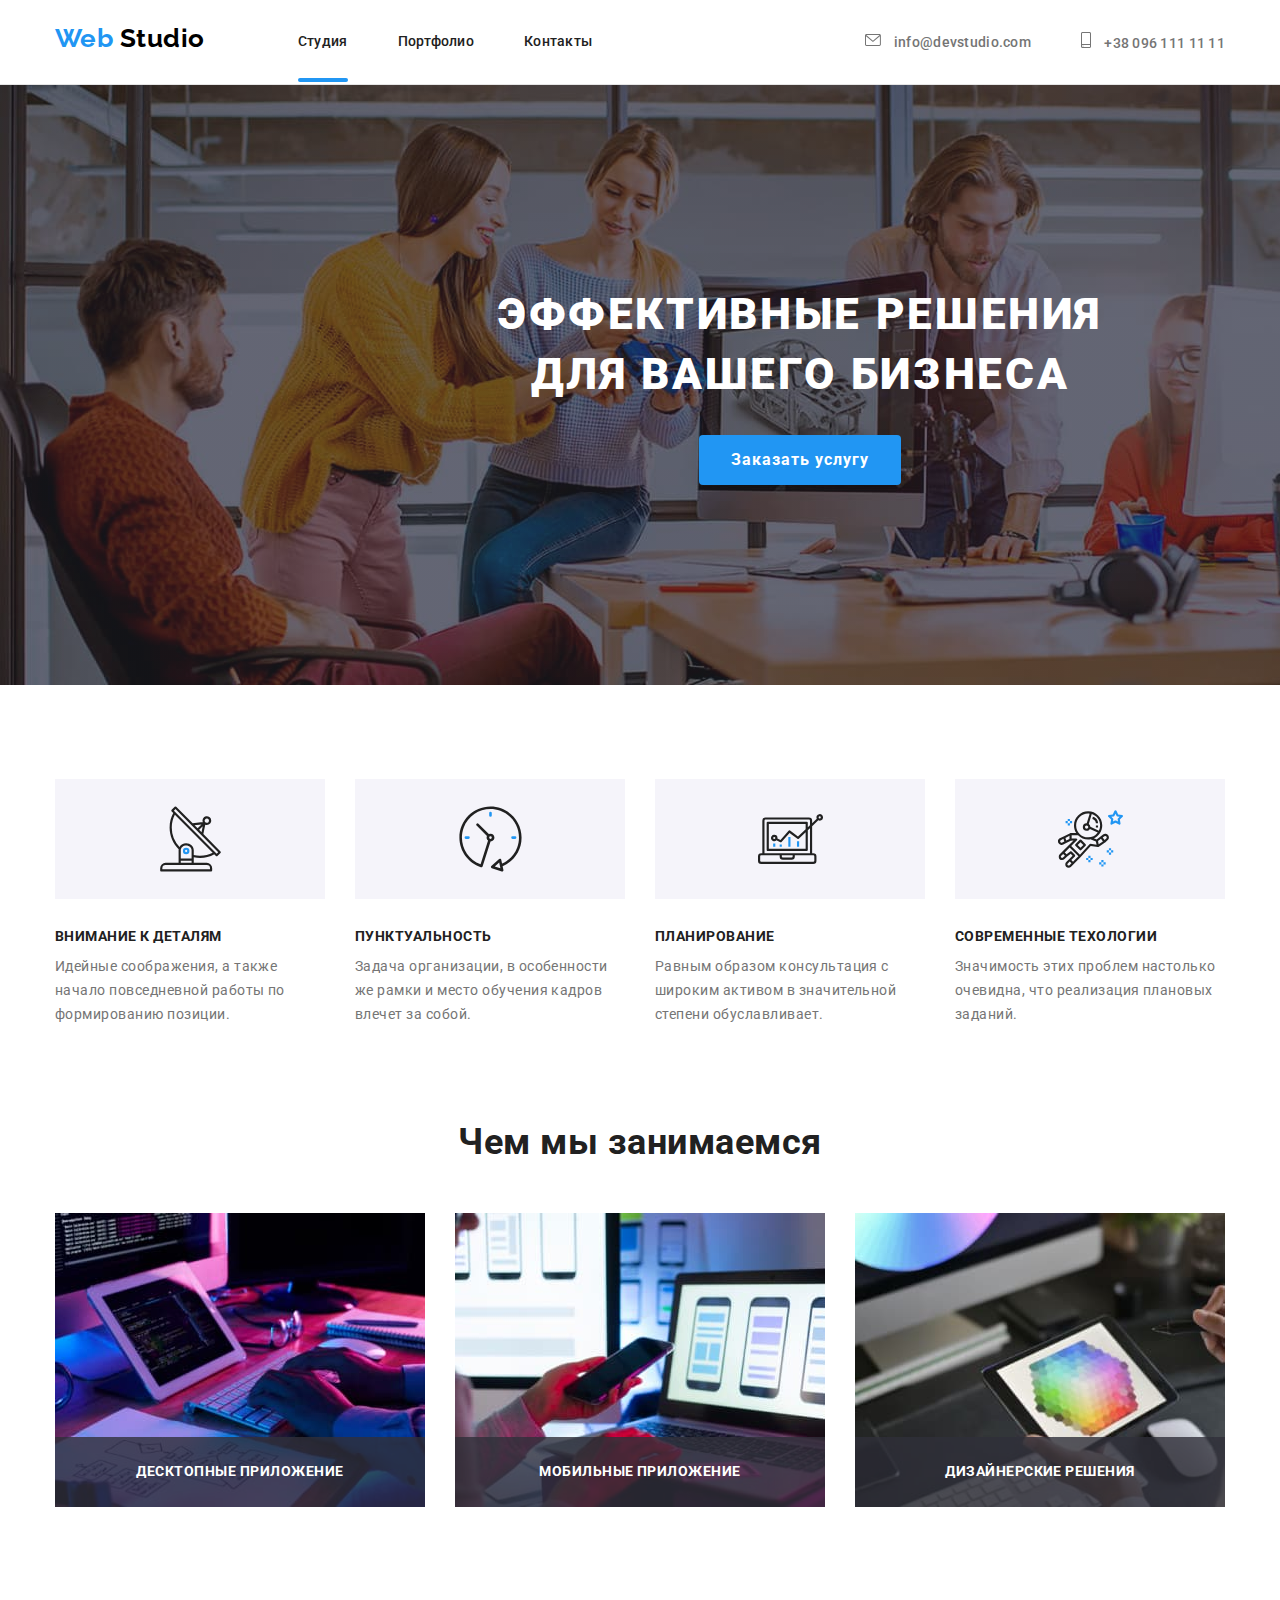
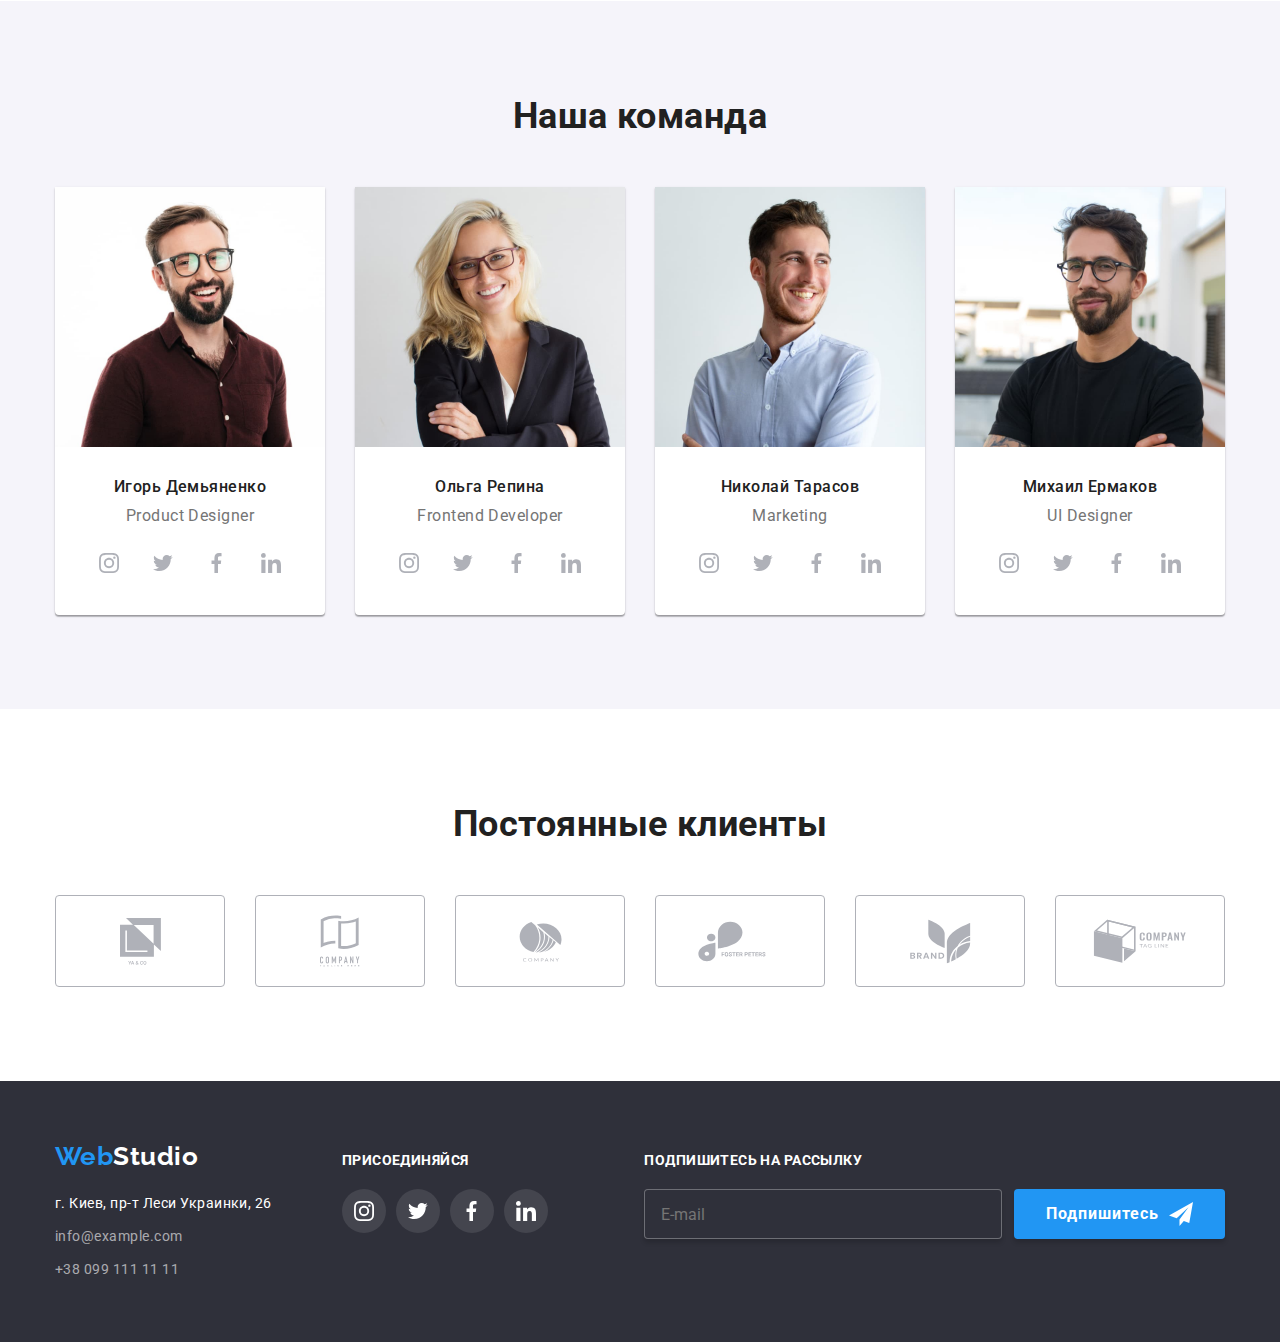
<file: index.html>
<!DOCTYPE html>
<html lang="ru">
  <head>
    <meta charset="UTF-8" />
    <meta http-equiv="X-UA-Compatible" content="IE=edge" />
    <meta name="viewport" content="width=device-width, initial-scale=1.0" />
    <link rel="stylesheet" href="https://fonts.googleapis.com/css2?family=Raleway:wght@700&family=Roboto:wght@400;500;700;900&display=swap" rel="stylesheet"/>
    <link rel="stylesheet" href="https://cdnjs.cloudflare.com/ajax/libs/modern-normalize/1.1.0/modern-normalize.min.css"/>
    <link rel="stylesheet" href="./css/main.min.css" />
    <title>Markup-HW-07</title>
  </head>
  <body>
    <header class="header">
      <div class="container header__wrap">
        <nav class="header__nav">
          <a class="link logo header__logo" href="#"
            >Web
            <span class="logo__accient">Studio</span>
          </a>
          <ul class="menu header__menu">
            <li class="menu__item">
              <a class="link menu__link menu__link--current" href="./index.html">Студия</a>
            </li>
            <li class="menu__item">
              <a class="link menu__link" href="./portfolio.html">Портфолио</a>
            </li>
            <li class="menu__item">
              <a class="link menu__link" href="#">Контакты</a>
            </li>
          </ul>
        </nav>
        <ul class="contact header__contact">
          <li class="contact__item">
            <a class="link contact__link" href="emailto:info@devstudio.com">
              <svg class="contact__icon" width="16" height="14">
                <use href="./images/svg-sprite.svg#icon-envelope"></use>
              </svg>
              info@devstudio.com
            </a>
          </li>
          <li class="contact__item">
            <a class="link contact__link" href="tel:+380961111111">
              <svg class="contact__icon" width="10" height="16">
                <use href="./images/svg-sprite.svg#icon-smartphone"></use>
              </svg>
              +38 096 111 11 11
            </a>
          </li>
        </ul>
      </div>
    </header>
    <main>
      <section class="hero-section">
        <div class="container">
          <h1 class="hero-title">
            ЭФФЕКТИВНЫЕ РЕШЕНИЯ<br />
            ДЛЯ ВАШЕГО БИЗНЕСА
          </h1>
          <button class="hero-button" type="button" data-modal-open>Заказать услугу</button>
        </div>
      </section>
      <section class="features">
        <div class="container">
          <h2 class="section-title visually-hidden">Требованиия</h2>
          <ul class="features-list">
            <li class="features-list__item">
              <div class="features-list__inner">
                <svg class="features-list__icon">
                  <use href="./images/svg-sprite.svg#icon-antena"></use>
                </svg>
              </div>
              <h3 class="features-list__title">Внимание к деталям</h3>
              <p class="features-list__description">
                Идейные соображения, а также начало повседневной работы по формированию позиции.
              </p>
            </li>
            <li class="features-list__item">
              <div class="features-list__inner">
                <svg class="features-list__icon">
                  <use href="./images/svg-sprite.svg#icon-clock"></use>
                </svg>
              </div>
              <h3 class="features-list__title">Пунктуальность</h3>
              <p class="features-list__description">
                Задача организации, в особенности же рамки и место обучения кадров влечет за собой.
              </p>
            </li>
            <li class="features-list__item">
              <div class="features-list__inner">
                <svg class="features-list__icon">
                  <use href="./images/svg-sprite.svg#icon-diagram"></use>
                </svg>
              </div>
              <h3 class="features-list__title">Планирование</h3>
              <p class="features-list__description">
                Равным образом консультация с широким активом в значительной степени обуславливает.
              </p>
            </li>
            <li class="features-list__item">
              <div class="features-list__inner">
                <svg class="features-list__icon">
                  <use href="./images/svg-sprite.svg#icon-astronaut"></use>
                </svg>
              </div>
              <h3 class="features-list__title">Современные техологии</h3>
              <p class="features-list__description">
                Значимость этих проблем настолько очевидна, что реализация плановых заданий.
              </p>
            </li>
          </ul>
        </div>
      </section>
      <section class="aboutas">
        <div class="container">
          <h2 class="section-title">Чем мы занимаемся</h2>
          <ul class="aboutas-list">
            <li class="aboutas-list__item">
              <img src="./images/img1.jpg" alt="Программирование" width="370" />
              <p class="aboutas-list__description">Десктопные приложение</p>
            </li>
            <li class="aboutas-list__item">
              <img src="./images/img2.jpg" alt="Мобильная адаптация сайтов" width="370" />
              <p class="aboutas-list__description">Мобильные приложение</p>
            </li>
            <li class="aboutas-list__item">
              <img src="./images/img3.jpg" alt="Создание дизайна сайтов" width="370" />
              <p class="aboutas-list__description">Дизайнерские решения</p>
            </li>
          </ul>
        </div>
      </section>
      <section class="team">
        <div class="container">
          <h2 class="section-title">Наша команда</h2>
          <ul class="team-list">
            <li class="team-list__item">
              <img src="./images/Product-Designer.jpg" alt="Дизайнер продукта" width="270" />
              <h3 class="team-list__title">Игорь Демьяненко</h3>
              <p class="team-list__description">Product Designer</p>
              <ul class="social-list">
                <li class="social-list__item">
                  <a class="social-list__link" href="">
                    <svg class="social-list__icon">
                      <use href="./images/svg-sprite.svg#icon-instagram"></use>
                    </svg>
                  </a>
                </li>
                <li class="social-list__item">
                  <a class="social-list__link" href="">
                    <svg class="social-list__icon">
                      <use href="./images/svg-sprite.svg#icon-twitter"></use>
                    </svg>
                  </a>
                </li>
                <li class="social-list__item">
                  <a class="social-list__link" href="">
                    <svg class="social-list__icon">
                      <use href="./images/svg-sprite.svg#icon-facebook"></use>
                    </svg>
                  </a>
                </li>
                <li class="social-list__item">
                  <a class="social-list__link" href="">
                    <svg class="social-list__icon">
                      <use href="./images/svg-sprite.svg#icon-linkedin"></use>
                    </svg>
                  </a>
                </li>
              </ul>
            </li>
            <li class="team-list__item">
              <img src="./images/Frontend-Developer.jpg" alt="Фронтенд разработчик" width="270" />
              <h3 class="team-list__title">Ольга Репина</h3>
              <p class="team-list__description">Frontend Developer</p>
              <ul class="social-list">
                <li class="social-list__item">
                  <a class="social-list__link" href="">
                    <svg class="social-list__icon">
                      <use href="./images/svg-sprite.svg#icon-instagram"></use>
                    </svg>
                  </a>
                </li>
                <li class="social-list__item">
                  <a class="social-list__link" href="">
                    <svg class="social-list__icon">
                      <use href="./images/svg-sprite.svg#icon-twitter"></use>
                    </svg>
                  </a>
                </li>
                <li class="social-list__item">
                  <a class="social-list__link" href="">
                    <svg class="social-list__icon">
                      <use href="./images/svg-sprite.svg#icon-facebook"></use>
                    </svg>
                  </a>
                </li>
                <li class="social-list__item">
                  <a class="social-list__link" href="">
                    <svg class="social-list__icon">
                      <use href="./images/svg-sprite.svg#icon-linkedin"></use>
                    </svg>
                  </a>
                </li>
              </ul>
            </li>
            <li class="team-list__item">
              <img src="./images/Marketing.jpg" alt="Маркетолог" width="270" />
              <h3 class="team-list__title">Николай Тарасов</h3>
              <p class="team-list__description">Marketing</p>
              <ul class="social-list">
                <li class="social-list__item">
                  <a class="social-list__link" href="">
                    <svg class="social-list__icon">
                      <use href="./images/svg-sprite.svg#icon-instagram"></use>
                    </svg>
                  </a>
                </li>
                <li class="social-list__item">
                  <a class="social-list__link" href="">
                    <svg class="social-list__icon">
                      <use href="./images/svg-sprite.svg#icon-twitter"></use>
                    </svg>
                  </a>
                </li>
                <li class="social-list__item">
                  <a class="social-list__link" href="">
                    <svg class="social-list__icon">
                      <use href="./images/svg-sprite.svg#icon-facebook"></use>
                    </svg>
                  </a>
                </li>
                <li class="social-list__item">
                  <a class="social-list__link" href="">
                    <svg class="social-list__icon">
                      <use href="./images/svg-sprite.svg#icon-linkedin"></use>
                    </svg>
                  </a>
                </li>
              </ul>
            </li>
            <li class="team-list__item">
              <img
                src="./images/UI-Designer.jpg"
                alt="Дизайнер пользовательского интерфейса"
                width="270"
              />
              <h3 class="team-list__title">Михаил Ермаков</h3>
              <p class="team-list__description">UI Designer</p>
              <ul class="social-list">
                <li class="social-list__item">
                  <a class="social-list__link" href="">
                    <svg class="social-list__icon">
                      <use href="./images/svg-sprite.svg#icon-instagram"></use>
                    </svg>
                  </a>
                </li>
                <li class="social-list__item">
                  <a class="social-list__link" href="">
                    <svg class="social-list__icon">
                      <use href="./images/svg-sprite.svg#icon-twitter"></use>
                    </svg>
                  </a>
                </li>
                <li class="social-list__item">
                  <a class="social-list__link" href="">
                    <svg class="social-list__icon">
                      <use href="./images/svg-sprite.svg#icon-facebook"></use>
                    </svg>
                  </a>
                </li>
                <li class="social-list__item">
                  <a class="social-list__link" href="">
                    <svg class="social-list__icon">
                      <use href="./images/svg-sprite.svg#icon-linkedin"></use>
                    </svg>
                  </a>
                </li>
              </ul>
            </li>
          </ul>
        </div>
      </section>
      <section class="clients">
        <div class="container">
          <h2 class="section-title">Постоянные клиенты</h2>
          <ul class="client-list">
            <li class="client-list__item">
              <a class="client-list__link" href="">
                <svg class="client-list__icon" width="41" height="47">
                  <use href="./images/svg-sprite.svg#icon-company-one"></use>
                </svg>
              </a>
            </li>
            <li class="client-list__item">
              <a class="client-list__link" href="">
                <svg class="client-list__icon" width="40" height="52">
                  <use href="./images/svg-sprite.svg#icon-company-two"></use>
                </svg>
              </a>
            </li>
            <li class="client-list__item">
              <a class="client-list__link" href="">
                <svg class="client-list__icon" width="43" height="41">
                  <use href="./images/svg-sprite.svg#icon-company-three"></use>
                </svg>
              </a>
            </li>
            <li class="client-list__item">
              <a class="client-list__link" href="">
                <svg class="client-list__icon" width="84" height="41">
                  <use href="./images/svg-sprite.svg#icon-company-four"></use>
                </svg>
              </a>
            </li>
            <li class="client-list__item">
              <a class="client-list__link" href="">
                <svg class="client-list__icon" width="63" height="45">
                  <use href="./images/svg-sprite.svg#icon-company-five"></use>
                </svg>
              </a>
            </li>
            <li class="client-list__item">
              <a class="client-list__link" href="">
                <svg class="client-list__icon" width="94" height="44">
                  <use href="./images/svg-sprite.svg#icon-company-six"></use>
                </svg>
              </a>
            </li>
          </ul>
        </div>
      </section>
    </main>
    <footer class="footer">
      <div class="container footer-flex">
        <div>
          <a class="link logo" href="/"
            >Web<span class="logo__accient logo__accient--color">Studio</span></a
          >
          <address>
            <ul class="footer-contact">
              <li class="footer-contact__item">
                <a class="footer-contact__link footer-contact__link--white" href=""
                  >г. Киев, пр-т Леси Украинки, 26</a
                >
              </li>
              <li class="footer-contact__item">
                <a class="footer-contact__link" href="mailto:info@example.com">info@example.com</a>
              </li>
              <li class="footer-contact__item">
                <a class="footer-contact__link" href="tel:+380991111111">+38 099 111 11 11</a>
              </li>
            </ul>
          </address>
        </div>
        <div class="footer-socials-container">
          <p class="footer-title">Присоединяйся</p>
          <ul class="social-list">
            <li class="social-list__item">
              <a href="" class="social-list__link social-list__link--bgc">
                <svg class="social-list__icon social-list__icon--fill">
                  <use href="./images/svg-sprite.svg#icon-instagram"></use>
                </svg>
              </a>
            </li>
            <li class="social-list__item">
              <a href="" class="social-list__link social-list__link--bgc">
                <svg class="social-list__icon social-list__icon--fill">
                  <use href="./images/svg-sprite.svg#icon-twitter"></use>
                </svg>
              </a>
            </li>
            <li class="social-list__item">
              <a href="" class="social-list__link social-list__link--bgc">
                <svg class="social-list__icon social-list__icon--fill">
                  <use href="./images/svg-sprite.svg#icon-facebook"></use>
                </svg>
              </a>
            </li>
            <li class="social-list__item">
              <a href="" class="social-list__link social-list__link--bgc">
                <svg class="social-list__icon social-list__icon--fill">
                  <use href="./images/svg-sprite.svg#icon-linkedin"></use>
                </svg>
              </a>
            </li>
          </ul>
        </div>
        <div class="footer-form">
          <p class="footer-title">Подпишитесь на рассылку</p>
          <form class="form-wrap">
            <label class="footer-form__label" for="">
              <input class="footer-form__input" type="email" placeholder="E-mail" />
            </label>
            <button class="form-button" type="submit">
              Подпишитесь
              <svg class="form-button__icon">
                <use href="./images/svg-sprite.svg#icon-send"></use>
              </svg>
            </button>
          </form>
        </div>
      </div>
    </footer>
    <div class="backdrop is-hidden" data-modal>
      <div class="modal">
        <button class="modal-button" type="button" data-modal-close>
          <svg class="modal-button__icon">
            <use href="./images/svg-sprite.svg#icon-Close-icon"></use>
          </svg>
        </button>
        <form class="form">
          <p class="form__title">Оставьте свои данные, мы вам перезвоним</p>
          <div role="group">
            <label class="form__label" for="user-name">Имя</label>
            <div class="form__field">
              <input class="form__input" type="text" name="name" id="user-name" required />
              <svg class="form__icon">
                <use href="./images/svg-sprite.svg#icon-name"></use>
              </svg>
            </div>
            <label class="form__label" for="phone-number">Телефон</label>
            <div class="form__field">
              <input class="form__input" type="tel" name="tel" id="phone-number" required />
              <svg class="form__icon">
                <use href="./images/svg-sprite.svg#icon-phone"></use>
              </svg>
            </div>
            <label class="form__label" for="mail" required>Почта</label>
            <div class="form__field">
              <input class="form__input" type="email" name="email" id="mail" />
              <svg class="form__icon">
                <use href="./images/svg-sprite.svg#icon-email"></use>
              </svg>
            </div>
            <label class="form__label" for="comment">Комментарий</label>
            <div class="form__textarea">
              <textarea
                class="textarea__form"
                name="comment"
                id="comment"
                placeholder="Введите текст"
              ></textarea>
            </div>
            <div class="checbox">
              <label class="checkbox__label" for="checkbox">
                <input
                  class="checkbox__input"
                  type="checkbox"
                  id="checkbox"
                  name="policy"
                  required
                />
                Соглашаюсь с рассылкой и принимаю
                <a class="checkbox__link" href=""> Условия договора</a>
                <svg class="checkbox__icon--active-icon">
                  <use href="./images/svg-sprite.svg#icon-check"></use>
                </svg>
                <svg class="checkbox__icon">
                  <use href="./images/svg-sprite.svg#icon-vector"></use>
                </svg>
              </label>
            </div>
            <div class="button__container">
              <button type="submit" class="form__button">Отправить</button>
            </div>
          </div>
        </form>
      </div>
    </div>

    <script src="./js/modal.js"></script>
  </body>
</html>
</file>
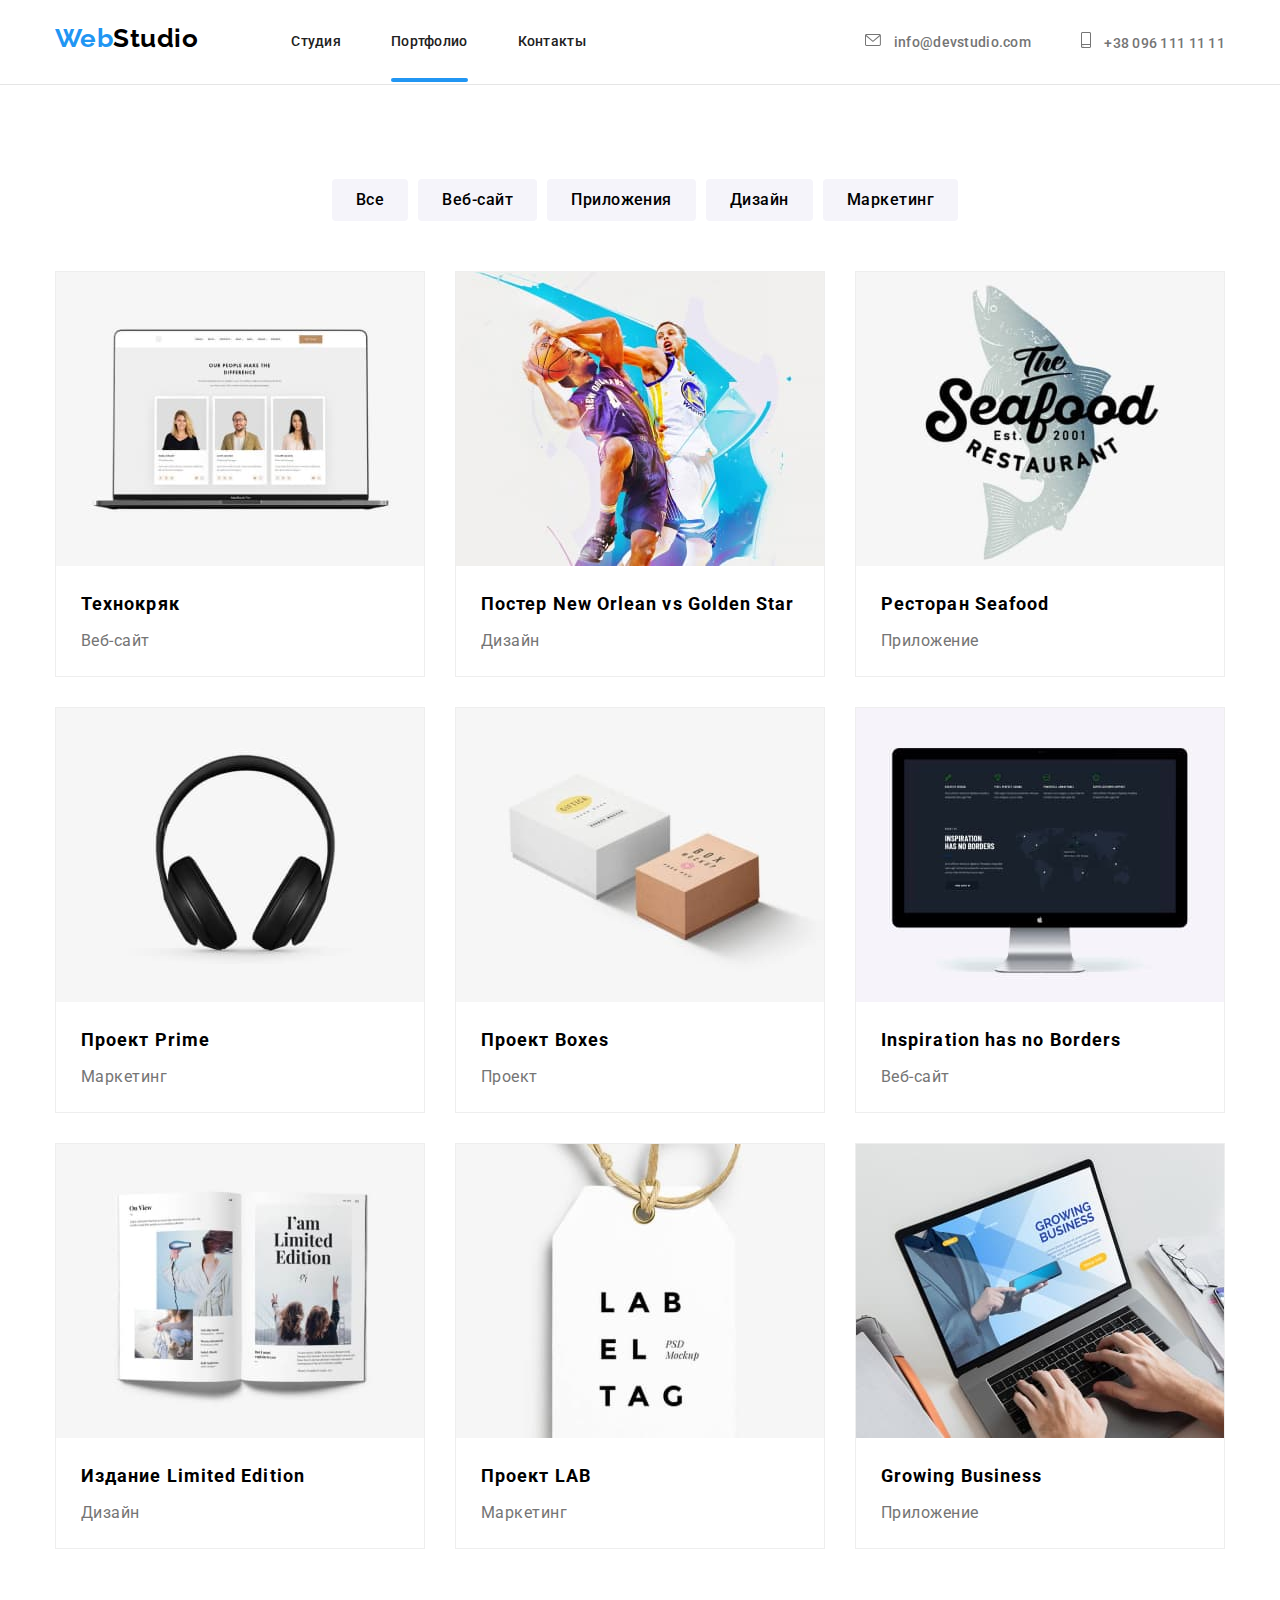
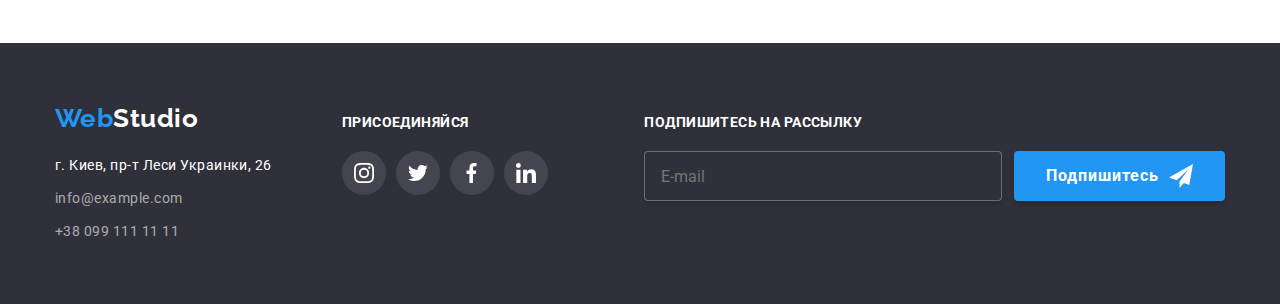
<file: portfolio.html>
<!DOCTYPE html>
<html lang="ru">
  <head>
    <meta charset="UTF-8" />
    <meta http-equiv="X-UA-Compatible" content="IE=edge" />
    <meta name="viewport" content="width=device-width, initial-scale=1.0" />
    <link
      rel="stylesheet"
      href="https://fonts.googleapis.com/css2?family=Raleway:wght@700&family=Roboto:wght@400;500;700;900&display=swap"
      rel="stylesheet"
    />
    <link
      rel="stylesheet"
      href="https://cdnjs.cloudflare.com/ajax/libs/modern-normalize/1.1.0/modern-normalize.min.css"
    />
    <!-- <link rel="stylesheet" href="./css/style.css"> -->
    <link rel="stylesheet" href="./css/main.min.css" />
    <title>Markup-HW-07</title>
  </head>
  <body>
    <header class="header">
      <div class="container header__wrap">
        <nav class="header__nav">
          <a class="link logo header__logo" href="/"
            >Web<span class="logo__accient">Studio</span></a
          >
          <ul class="menu header__menu">
            <li class="menu__item"><a class="link menu__link" href="./index.html">Студия</a></li>
            <li class="menu__item">
              <a class="link menu__link menu__link--current" href="./portfolio.html">Портфолио</a>
            </li>
            <li class="menu__item"><a class="link menu__link" href="">Контакты</a></li>
          </ul>
        </nav>
        <ul class="contact header__contact">
          <li class="contact__item">
            <a class="link contact__link" href="emailto:info@devstudio.com">
              <svg class="contact__icon" width="16" height="14">
                <use href="./images/svg-sprite.svg#icon-envelope"></use>
              </svg>
              info@devstudio.com
            </a>
          </li>
          <li class="contact__item">
            <a class="link contact__link" href="tel:+380961111111">
              <svg class="contact__icon" width="10" height="16">
                <use href="./images/svg-sprite.svg#icon-smartphone"></use>
              </svg>
              +38 096 111 11 11</a
            >
          </li>
        </ul>
      </div>
    </header>
    <main>
      <section class="portfolio">
        <div class="container">
          <h1 class="portfolio__title visually-hidden">Наши работы</h1>
          <ul class="menu-list portfolio__menu-list">
            <li class="menu-list__item">
              <button class="menu-list__button" type="button">Все</button>
            </li>
            <li class="menu-list__item">
              <button class="menu-list__button" type="button">Веб-сайт</button>
            </li>
            <li class="menu-list__item">
              <button class="menu-list__button" type="button">Приложения</button>
            </li>
            <li class="menu-list__item">
              <button class="menu-list__button" type="button">Дизайн</button>
            </li>
            <li class="menu-list__item">
              <button class="menu-list__button" type="button">Маркетинг</button>
            </li>
          </ul>
          <ul class="list-works">
            <li class="list-works__item">
              <a class="link list-works__link" href="">
                <div class="list-works__thumb">
                  <img src="./images/technokryk.jpg" alt=" Веб-сайт Технокряк" width="370" />
                  <div class="overlay">
                    <p class="overlay__text">
                      Ресурс предлагает комплексные предложения с разным уровнем функционала и
                      сервисов. Все это позволит посетителю получить исчерпывающие сведения о
                      компании или частном лице.
                    </p>
                  </div>
                </div>

                <div class="list-works__description">
                  <h2 class="list-works__title">Технокряк</h2>
                  <p class="list-works__text">Веб-сайт</p>
                </div>
              </a>
            </li>
            <li class="list-works__item">
              <a class="link list-works__link" href="">
                <div class="list-works__thumb">
                  <img
                    src="./images/new-orlean.jpg"
                    alt="Постер New Orlean vs Golden Star"
                    width="370"
                  />
                  <div class="overlay">
                    <p class="overlay__text">
                      Ресурс предлагает комплексные предложения с разным уровнем функционала и
                      сервисов. Все это позволит посетителю получить исчерпывающие сведения о
                      компании или частном лице.
                    </p>
                  </div>
                </div>

                <div class="list-works__description">
                  <h2 class="list-works__title">Постер New Orlean vs Golden Star</h2>
                  <p class="list-works__text">Дизайн</p>
                </div>
              </a>
            </li>
            <li class="list-works__item">
              <a class="link list-works__link" href="">
                <div class="list-works__thumb">
                  <img src="./images/restoraunt-seafood.jpg" alt="Ресторан Seafood" width="370" />
                  <div class="overlay">
                    <p class="overlay__text">
                      Ресурс предлагает комплексные предложения с разным уровнем функционала и
                      сервисов. Все это позволит посетителю получить исчерпывающие сведения о
                      компании или частном лице.
                    </p>
                  </div>
                </div>
                <div class="list-works__description">
                  <h2 class="list-works__title">Ресторан Seafood</h2>
                  <p class="list-works__text">Приложение</p>
                </div>
              </a>
            </li>
            <li class="list-works__item">
              <a class="link list-works__link" href="">
                <div class="list-works__thumb">
                  <img src="./images/prime.jpg" alt="Проект Prime" width="370" />
                  <div class="overlay">
                    <p class="overlay__text">
                      Ресурс предлагает комплексные предложения с разным уровнем функционала и
                      сервисов. Все это позволит посетителю получить исчерпывающие сведения о
                      компании или частном лице.
                    </p>
                  </div>
                </div>
                <div class="list-works__description">
                  <h2 class="list-works__title">Проект Prime</h2>
                  <p class="list-works__text">Маркетинг</p>
                </div>
              </a>
            </li>
            <li class="list-works__item">
              <a class="link list-works__link" href="">
                <div class="list-works__thumb">
                  <img src="./images/boxes.jpg" alt="Проект Boxes" width="370" />
                  <div class="overlay">
                    <p class="overlay__text">
                      Ресурс предлагает комплексные предложения с разным уровнем функционала и
                      сервисов. Все это позволит посетителю получить исчерпывающие сведения о
                      компании или частном лице.
                    </p>
                  </div>
                </div>
                <div class="list-works__description">
                  <h2 class="list-works__title">Проект Boxes</h2>
                  <p class="list-works__text">Проект</p>
                </div>
              </a>
            </li>
            <li class="list-works__item">
              <a class="link list-works__link" href="">
                <div class="list-works__thumb">
                  <img
                    src="./images/inspiration.jpg"
                    alt="Веб-сайт Inspiration has no Borders"
                    width="370"
                  />
                  <div class="overlay">
                    <p class="overlay__text">
                      Ресурс предлагает комплексные предложения с разным уровнем функционала и
                      сервисов. Все это позволит посетителю получить исчерпывающие сведения о
                      компании или частном лице.
                    </p>
                  </div>
                </div>
                <div class="list-works__description">
                  <h2 class="list-works__title">Inspiration has no Borders</h2>
                  <p class="list-works__text">Веб-сайт</p>
                </div>
              </a>
            </li>
            <li class="list-works__item">
              <a class="link list-works__link" href="">
                <div class="list-works__thumb">
                  <img
                    src="./images/limited-edition.jpg"
                    alt="Издание Limited Edition"
                    width="370"
                  />
                  <div class="overlay">
                    <p class="overlay__text">
                      Ресурс предлагает комплексные предложения с разным уровнем функционала и
                      сервисов. Все это позволит посетителю получить исчерпывающие сведения о
                      компании или частном лице.
                    </p>
                  </div>
                </div>
                <div class="list-works__description">
                  <h2 class="list-works__title">Издание Limited Edition</h2>
                  <p class="list-works__text">Дизайн</p>
                </div>
              </a>
            </li>
            <li class="list-works__item">
              <a class="link list-works__link" href="">
                <div class="list-works__thumb">
                  <img src="./images/lab.jpg" alt="Проект LAB" width="370" />
                  <div class="overlay">
                    <p class="overlay__text">
                      Ресурс предлагает комплексные предложения с разным уровнем функционала и
                      сервисов. Все это позволит посетителю получить исчерпывающие сведения о
                      компании или частном лице.
                    </p>
                  </div>
                </div>
                <div class="list-works__description">
                  <h2 class="list-works__title">Проект LAB</h2>
                  <p class="list-works__text">Маркетинг</p>
                </div>
              </a>
            </li>
            <li class="list-works__item">
              <a class="link list-works__link" href="">
                <div class="list-works__thumb">
                  <img
                    src="./images/growing-business.jpg"
                    alt="Приложение Growing Business"
                    width="370"
                  />
                  <div class="overlay">
                    <p class="overlay__text">
                      Ресурс предлагает комплексные предложения с разным уровнем функционала и
                      сервисов. Все это позволит посетителю получить исчерпывающие сведения о
                      компании или частном лице.
                    </p>
                  </div>
                </div>
                <div class="list-works__description">
                  <h2 class="list-works__title">Growing Business</h2>
                  <p class="list-works__text">Приложение</p>
                </div>
              </a>
            </li>
          </ul>
        </div>
      </section>
    </main>
    <footer class="footer">
      <div class="container footer-flex">
        <div>
          <a class="link logo" href="/"
            >Web<span class="logo__accient logo__accient--color">Studio</span></a
          >
          <address>
            <ul class="footer-contact">
              <li class="footer-contact__item">
                <a class="footer-contact__link footer-contact__link--white" href=""
                  >г. Киев, пр-т Леси Украинки, 26</a
                >
              </li>
              <li class="footer-contact__item">
                <a class="footer-contact__link" href="mailto:info@example.com">info@example.com</a>
              </li>
              <li class="footer-contact__item">
                <a class="footer-contact__link" href="tel:+380991111111">+38 099 111 11 11</a>
              </li>
            </ul>
          </address>
        </div>
        <div class="footer-socials-container">
          <p class="footer-title">Присоединяйся</p>
          <ul class="social-list">
            <li class="social-list__item">
              <a href="" class="social-list__link social-list__link--bgc">
                <svg class="social-list__icon social-list__icon--fill">
                  <use href="./images/svg-sprite.svg#icon-instagram"></use>
                </svg>
              </a>
            </li>
            <li class="social-list__item">
              <a href="" class="social-list__link social-list__link--bgc">
                <svg class="social-list__icon social-list__icon--fill">
                  <use href="./images/svg-sprite.svg#icon-twitter"></use>
                </svg>
              </a>
            </li>
            <li class="social-list__item">
              <a href="" class="social-list__link social-list__link--bgc">
                <svg class="social-list__icon social-list__icon--fill">
                  <use href="./images/svg-sprite.svg#icon-facebook"></use>
                </svg>
              </a>
            </li>
            <li class="social-list__item">
              <a href="" class="social-list__link social-list__link--bgc">
                <svg class="social-list__icon social-list__icon--fill">
                  <use href="./images/svg-sprite.svg#icon-linkedin"></use>
                </svg>
              </a>
            </li>
          </ul>
        </div>
        <div class="footer-form">
          <p class="footer-title">Подпишитесь на рассылку</p>
          <form class="form-wrap">
            <label class="footer-form__label" for="">
              <input class="footer-form__input" type="email" placeholder="E-mail" />
            </label>
            <button class="form-button" type="submit">
              Подпишитесь
              <svg class="form-button__icon">
                <use href="./images/svg-sprite.svg#icon-send"></use>
              </svg>
            </button>
          </form>
        </div>
      </div>
    </footer>
  </body>
</html>
</file>
<file: css/style.css>
:root{
     --primiry-text-color: #757575;
     --title-text-color: #212121;
     --main-font-family: roboto, sans-serif;
     --link-hover-color: #2196F3;
}

/* Общие правила для стилизвции страцы */
body{
    color: var(--primiry-text-color);
    font-family: var(--main-font-family);
    letter-spacing: 0.03em;

}
ul{
    margin: 0;
    padding: 0;
    list-style: none;
}
img{
    display: block;
}
.link{
    text-decoration: none;

}
.visually-hidden {
    position: absolute;
    white-space: nowrap;
    width: 1px;
    height: 1px;
    overflow: hidden;
    border: 0;
    padding: 0;
    clip: rect(0 0 0 0);
    clip-path: inset(50%);
    margin: -1px;
  }
.container{
    width: 1200px;
    margin-right: auto;
    margin-left: auto;
    padding-left: 15px;
    padding-right: 15px;
   
}
/* Стилизация шапки сайта */
.menu{
    border-bottom: 1px solid #E5E5E5;
}
.logo{
    padding: 24px 0;
    font-family: 'Raleway', sans-serif;
    font-weight: 700;
    font-size: 26px;
    line-height: 1.15;

    color: #2196F3;
}
.logo__accient{
    color: #212121;
}
.nav{
    display: flex;
}
.menu{
    display: flex;
    align-items: center;
}
.menu-nav{
    display: flex;
    margin-left: 93px;
}
.menu-contact{
    display: flex;
    margin-left: auto;
}
.menu-nav__item,
.menu-contact__item{
    position: relative;
    margin-right: 50px;
    padding: 32px 0;
    font-weight: 500;
    font-size: 14px;
    line-height: 1.14;
    letter-spacing: 0.02em;

    
}
.menu-nav__link{
    color: inherit;
    padding: 32px 0;
    color: #212121;

    transition: color 250ms cubic-bezier(0.4, 0, 0.2, 1);
}
.menu-contact__link{
    color: #757575;
    padding: 32px 0;

    transition: color 250ms cubic-bezier(0.4, 0, 0.2, 1);
}

.menu-nav__link:hover,
.menu-contact__link:hover{
    color: var(--link-hover-color);
}
.menu-nav__item:last-child,
.menu-contact__item:last-child{
    margin-right: 0;
}
.menu-contact__icon{
    align-items: baseline;
    margin-right: 10px;
    fill: currentColor;
}
.menu-nav__link--current:after{
    position: absolute;
    display: block;
    bottom: 0;
    content:"";
    width: 100%;
    height: 4px;
    border-radius: 2px;

    background-color: #2196F3;
}

/* Стилизация секции герой */
.hero-section{
    margin-right: auto;
    margin-left: auto;
    padding-top: 200px;
    padding-bottom: 200px;
    width: 1600px;
    height: 600px;
    text-align: center;
    background: #757575;
    background-repeat: no-repeat;
    background-size: cover;
    background-image:linear-gradient(to right, rgba(47, 48, 58, 0.4), rgba(47, 48, 58, 0.4)), 
    url(../images/bg-main.jpg);
}
.hero-title{
    margin-top: 0;
    text-align: center;
    margin-bottom:30px;
    font-size: 44px;
    font-weight: 900;
    line-height: 1.36;
    letter-spacing: 0.06em;
    color: #ffffff;
}


.hero-button{
   
    min-width: 200px;
    min-height: 50px;
    padding: 10px 32px;
    font-size: 16px;
    font-weight: 700;
    line-height: 1.88;
    letter-spacing: 0.06em;
    border: 0;


    color: #ffffff;
    background-color: #2196F3;
    box-shadow: 0px 4px 4px rgba(0, 0, 0, 0.15);
    border: transparent;
    border-radius: 4px;
}

/* Оформление секции требования */
.demand{
 padding-top: 94px;
 padding-bottom: 94px;
}


.section-title{
    margin-top: 0;
    margin-bottom: 50px;
    font-size: 36px;
    font-weight: 700;
    line-height: 1.17;
    text-align: center;

    color: var(--title-text-color);

}
.demand-list{
    display: flex;
}
.demand-list__item{
    width: 270px;
    margin-right: 30px;
}
.margin-list__item:last-child{
    margin-right: 0;
}
.demand-list__inner{
    display: flex;
    width: 270px;
    height: 120px;
    justify-content: center;
    align-items: center;
    background-color: #F5F4FA;
    
}
.demand-list__icon{
    width: 65px;
    height: 70px;
}
.demand-list__title{
    margin-top: 30px;
    margin-bottom: 10px;
    font-size: 14px;
    font-weight: 700;
    line-height: 1.14;
    text-transform: uppercase;
    text-align: left;

    color: var(--title-text-color);

}
.demand-list__description{
    margin: 0;
    font-size: 14px;
    font-weight: 400;
    line-height: 1.71;
    text-align: left;

}

/* Стилизация секции чем мы занимаемся */
.specialization{
    padding-bottom: 94px;
}
.specialization-list{
    display: flex;
}
.specialization-list__item{
    position: relative;
    margin-right: 30px;
}
.specialization-list__item:last-child{
    margin-right: 0;
}

.specialization-list__description{
    position: absolute;
    bottom: 0;
    left: 0;
    display: flex;
    justify-content: center;
    align-items: center;
    text-transform: uppercase;
    margin: 0;
    width: 370px;
    height: 70px;
    font-size: 14px;
    font-weight: 700;
    line-height: 1.14;

    color: #ffffff;
    background-color: rgba(47, 48, 58, 0.8);
}
/* Стилизация секции наша команда */
.team{
    padding-top: 94px;
    padding-bottom: 94px;
    background-color: #F5F4FA;
}
.team-list{
    display: flex;
    width: 270px;
    text-align: center;
}
.team-list__item{
    padding-bottom: 30px;
    margin-right: 30px;
    border-bottom-left-radius: 4px;
    border-bottom-right-radius: 4px;
    background-color: #fff;
    box-shadow: 0px 1px 3px rgba(0, 0, 0, 0.12),
     0px 1px 1px rgba(0, 0, 0, 0.14), 
     0px 2px 1px rgba(0, 0, 0, 0.2);
    border-radius: 0px 0px 4px 4px;

}
.team-list__title{
    margin-top: 30px;
    margin-bottom: 10px;
    font-size: 16px;
    font-weight: 500;
    line-height: 1.19;
    
    color: var(--title-text-color);

}
.team-list__description{
    margin-top: 0;
    display: block;
    margin-bottom: 16px;
    font-size: 16px;
    line-height: 19px;


}
.social-list{
    display: flex;
    justify-content: center;
}
.social-list__item{
    margin-right: 10px;
}
.social-list__link{
    display: flex;
    align-items: center;
    justify-content: center;
    width: 44px;
    height: 44px;
    border-radius: 50%;
    color: #AFB1B8;
    
    transition: background-color 250ms cubic-bezier(0.4, 0, 0.2, 1);
}
.social-list__item:last-child{
    margin-right: 0;
}

.social-list__icon{
    width: 20px;
    height: 20px;
    fill: currentColor;
    transition: fill 250ms cubic-bezier(0.4, 0, 0.2, 1);
}
.social-list__link:hover,
.social-list__link:focus {
    
    background-color: var(--link-hover-color);
}
.social-list__link:hover .social-list__icon,
.social-list__link:focus .social-list__icon{
    fill: #ffffff;
}

/* Стилтзация секции постоянные клиенты */
.clients{
    padding-top: 94px;
    padding-bottom: 94px;
    
}
.client-list{
    display: flex;
   
    
}
.client-list__item{
    margin-right: 30px;

}
.client-list__item:last-child{
margin-right: 0;
}
.client-list__link{
    display: flex;
    justify-content: center;
    align-items: center;
     width: 170px;
     height: 92px;
    border-radius: 4px;
    border: 1px solid #AFB1B8;
    box-shadow: 0px 4px 4px 0px #00000040;

    transition: border 250ms cubic-bezier(0.4, 0, 0.2, 1);
}
.client-list__icon{
    fill: #AFB1B8;
    transition: fill 250ms cubic-bezier(0.4, 0, 0.2, 1);
}
.client-list__link:hover,
.client-list__link:focus {
    border: 1px solid var(--link-hover-color);
}
.client-list__link:hover .client-list__icon,
.client-list__link:focus .client-list__icon{
    fill: var(--link-hover-color);
}
/* Стилизация футера */

.footer{

    padding-top: 60px;
    padding-bottom: 60px;
    background-color: #2F303A;
}
.logo__accient--color{
    color: #ffffff;
}
.footer-contact{
    margin-top: 20px;
}
.footer-flex{
    display: flex;
}
.footer-contact__item{
    margin-bottom: 9px;  
}
.footer-contact__link{
    font-size: 14px;
    line-height: 1.71;
    font-style: normal;
    text-decoration: none;
    color: rgba(255, 255, 255, 0.6);

    transition: color 250ms cubic-bezier(0.4, 0, 0.2, 1)
}
.footer-contact__link--white{
    color: #ffffff;
}

.footer-contact__item:last-child{
    margin-bottom: 0;
}
.footer-contact__link:hover{
    color: var(--link-hover-color);
}
.footer-socials-container{
    margin-left: 70px;
    padding-top: 12px;

}
.footer-title{
margin-top: 0;
margin-bottom: 20px;
font-size: 14px;
font-weight: 700;
line-height: 1.14;
letter-spacing: 0.03em;
text-transform: uppercase;

color: #ffffff;
    
}
.social-list__link--bgc{
    background-color: rgba(255, 255, 255, 0.1);
    transition: background-color 250ms cubic-bezier(0.4, 0, 0.2, 1);
}

.social-list__link--bgc:hover{
    background-color: var(--link-hover-color);
}
.social-list__icon--fill{
    fill: #ffffff;
}

.footer-form__input{
    width: 358px;
    height: 50px;
    padding: 16px;
    border-radius: 4px;
    color: #ffffff;
    background-color: #2F303A;
    border: 1px solid rgba(255, 255, 255, 0.3);
    box-shadow: 0px 4px 4px rgba(0, 0, 0, 0.15);

} 
.footer-form{
    padding-top: 12px;
    margin-left: 93px;
}

/* Стилизация портфолио */
.portfolio{
    padding-top: 94px;
    padding-bottom: 94px;
}

.menu-list{
    display: flex;
}
</file>
<file: css/main.min.css>
body{font-family:var(--main-font-family);letter-spacing:.03em}ul{margin:0;padding:0;list-style:none}img{display:block}a{text-decoration:none;color:inherit}.visually-hidden{position:absolute;white-space:nowrap;width:1px;height:1px;overflow:hidden;border:0;padding:0;clip:rect(0 0 0 0);-webkit-clip-path:inset(50%);clip-path:inset(50%);margin:-1px}:root{--main-font-family: Roboto, sans-serif;--primiry-color: #757575;--secondary-color: #212121;--third-color: #2196F3;--fourth-color: #ffffff}.menu-list__button,.form-button,.hero-button{padding:6px 22px;-webkit-box-align:center;-ms-flex-align:center;align-items:center;text-align:center;font-family:inherit;font-size:16px;font-weight:500;border-radius:4px;border-color:rgba(0,0,0,0);line-height:1.63;letter-spacing:.03em;background-color:var(--third-color);cursor:pointer;-webkit-transition:color 250ms cubic-bezier(0.4, 0, 0.2, 1),background-color 250ms cubic-bezier(0.4, 0, 0.2, 1),-webkit-box-shadow 250ms cubic-bezier(0.4, 0, 0.2, 1);transition:color 250ms cubic-bezier(0.4, 0, 0.2, 1),background-color 250ms cubic-bezier(0.4, 0, 0.2, 1),-webkit-box-shadow 250ms cubic-bezier(0.4, 0, 0.2, 1);transition:color 250ms cubic-bezier(0.4, 0, 0.2, 1),background-color 250ms cubic-bezier(0.4, 0, 0.2, 1),box-shadow 250ms cubic-bezier(0.4, 0, 0.2, 1);transition:color 250ms cubic-bezier(0.4, 0, 0.2, 1),background-color 250ms cubic-bezier(0.4, 0, 0.2, 1),box-shadow 250ms cubic-bezier(0.4, 0, 0.2, 1),-webkit-box-shadow 250ms cubic-bezier(0.4, 0, 0.2, 1)}.container{width:1200px;margin-right:auto;margin-left:auto;padding-left:15px;padding-right:15px}.header{border-bottom:1px solid #e5e5e5}.header__wrap{display:-webkit-box;display:-ms-flexbox;display:flex}.header__nav{display:-webkit-box;display:-ms-flexbox;display:flex}.header__menu{display:-webkit-box;display:-ms-flexbox;display:flex;-webkit-box-align:center;-ms-flex-align:center;align-items:center;margin-left:93px}.logo{display:block;font-family:"Raleway",sans-serif;font-weight:700;font-size:26px;line-height:1.15;color:var(--third-color)}.logo__accient{color:#000}.logo__accient--color{color:var(--fourth-color)}.header__logo{padding:24px 0}.menu{display:-webkit-box;display:-ms-flexbox;display:flex}.menu__item{position:relative;margin-right:50px;padding:32px 0;font-weight:500;font-size:14px;line-height:1.14;letter-spacing:.02em;color:var(--secondary-color)}.menu__item:last-child{margin-right:0}.menu__link{color:inherit;padding:32px 0;color:var(--secondary-color);-webkit-transition:color 250ms cubic-bezier(0.4, 0, 0.2, 1);transition:color 250ms cubic-bezier(0.4, 0, 0.2, 1)}.menu__link:hover{color:var(--third-color)}.menu__link--current::after{position:absolute;display:block;bottom:0;content:"";width:100%;height:4px;border-radius:2px;background-color:var(--third-color)}.header__contact{display:-webkit-box;display:-ms-flexbox;display:flex;-webkit-box-align:center;-ms-flex-align:center;align-items:center;margin-left:auto}.contact__item{position:relative;margin-right:50px;padding:32px 0;font-weight:500;font-size:14px;line-height:1.14;letter-spacing:.02em;color:var(--secondary-color)}.contact__item:last-child{margin-right:0}.contact__icon{-webkit-box-align:baseline;-ms-flex-align:baseline;align-items:baseline;margin-right:10px;fill:currentColor}.contact__link{color:var(--primiry-color);padding:32px 0;-webkit-transition:color 250ms cubic-bezier(0.4, 0, 0.2, 1);transition:color 250ms cubic-bezier(0.4, 0, 0.2, 1)}.contact__link:hover{color:var(--third-color)}.hero-section{margin-right:auto;margin-left:auto;padding-top:200px;padding-bottom:200px;width:1600px;height:600px;text-align:center;background:var(--primiry-color);background-repeat:no-repeat;background-size:cover;background-image:-webkit-gradient(linear, left top, right top, from(rgba(47, 48, 58, 0.4)), to(rgba(47, 48, 58, 0.4))),url(../images/bg-main.jpg);background-image:linear-gradient(to right, rgba(47, 48, 58, 0.4), rgba(47, 48, 58, 0.4)),url(../images/bg-main.jpg)}.hero-title{margin-top:0;text-align:center;margin-bottom:30px;font-size:44px;font-weight:900;line-height:1.36;letter-spacing:.06em;color:var(--fourth-color)}.hero-button{padding:10px 32px;font-weight:700;line-height:1.88;border-radius:4px;min-width:200px;border:0px;letter-spacing:.06em;color:var(--fourth-color);-webkit-box-shadow:0px 4px 4px rgba(0,0,0,.15);box-shadow:0px 4px 4px rgba(0,0,0,.15)}.hero-button:hover{background-color:#188ce8;-webkit-box-shadow:0px 3px 1px rgba(0,0,0,.1),0px 1px 2px rgba(0,0,0,.08),0px 2px 2px rgba(0,0,0,.12);box-shadow:0px 3px 1px rgba(0,0,0,.1),0px 1px 2px rgba(0,0,0,.08),0px 2px 2px rgba(0,0,0,.12)}.section-title{margin-top:0;margin-bottom:50px;font-size:36px;font-weight:700;line-height:1.17;text-align:center;color:var(--secondary-color)}.features{padding-top:94px;padding-bottom:94px}.features-list{display:-webkit-box;display:-ms-flexbox;display:flex}.features-list__item{width:270px;margin-right:30px}.features-list__item:last-child{margin-right:0}.features-list__inner{display:-webkit-box;display:-ms-flexbox;display:flex;-webkit-box-align:center;-ms-flex-align:center;align-items:center;-webkit-box-pack:center;-ms-flex-pack:center;justify-content:center;width:270px;height:120px;background-color:#f5f4fa}.features-list__icon{width:65px;height:70px}.features-list__title{margin-top:30px;margin-bottom:10px;font-size:14px;font-weight:700;line-height:1.14;text-transform:uppercase;text-align:left;color:var(--secondary-color)}.features-list__description{margin:0;font-size:14px;font-weight:400;line-height:1.71;text-align:left;color:var(--primiry-color)}.aboutas-list{display:-webkit-box;display:-ms-flexbox;display:flex}.aboutas-list__item{position:relative;margin-right:30px}.aboutas-list__item:last-child{margin-right:0}.aboutas{padding-bottom:94px}.aboutas-list__description{position:absolute;bottom:0;left:0;display:-webkit-box;display:-ms-flexbox;display:flex;-webkit-box-align:center;-ms-flex-align:center;align-items:center;-webkit-box-pack:center;-ms-flex-pack:center;justify-content:center;text-transform:uppercase;margin:0;width:370px;height:70px;font-size:14px;font-weight:700;line-height:1.14;color:var(--fourth-color);background-color:rgba(47,48,58,.8)}.team{padding-top:94px;padding-bottom:94px;background-color:#f5f4fa}.team-list{display:-webkit-box;display:-ms-flexbox;display:flex;width:270px;text-align:center}.team-list__item{width:270px;padding-bottom:30px;margin-right:30px;background-color:var(--fourth-color);-webkit-box-shadow:0px 1px 3px rgba(0,0,0,.12),0px 1px 1px rgba(0,0,0,.14),0px 2px 1px rgba(0,0,0,.2);box-shadow:0px 1px 3px rgba(0,0,0,.12),0px 1px 1px rgba(0,0,0,.14),0px 2px 1px rgba(0,0,0,.2);border-radius:0px 0px 4px 4px}.team-list__title{margin-top:30px;margin-bottom:10px;font-size:16px;font-weight:500;line-height:1.19;color:var(--secondary-color)}.team-list__description{margin-top:0;display:block;margin-bottom:16px;font-size:16px;line-height:19px;color:var(--primiry-color)}.social-list{display:-webkit-box;display:-ms-flexbox;display:flex;-webkit-box-align:center;-ms-flex-align:center;align-items:center;-webkit-box-pack:center;-ms-flex-pack:center;justify-content:center}.social-list__item{margin-right:10px}.social-list__item:last-child{margin-right:0}.social-list__link{display:-webkit-box;display:-ms-flexbox;display:flex;-webkit-box-align:center;-ms-flex-align:center;align-items:center;-webkit-box-pack:center;-ms-flex-pack:center;justify-content:center;width:44px;height:44px;border-radius:50%;color:#afb1b8;-webkit-transition:background-color 250ms cubic-bezier(0.4, 0, 0.2, 1);transition:background-color 250ms cubic-bezier(0.4, 0, 0.2, 1)}.social-list__link:hover,.social-list__link:focus{background-color:var(--third-color)}.social-list__icon{width:20px;height:20px;fill:currentColor;-webkit-transition:fill 250ms cubic-bezier(0.4, 0, 0.2, 1);transition:fill 250ms cubic-bezier(0.4, 0, 0.2, 1)}.social-list__link:hover .social-list__icon,.social-list__link:focus .social-list__icon{fill:var(--fourth-color)}.social-list__link--bgc{background-color:rgba(255,255,255,.1);-webkit-transition:background-color 250ms cubic-bezier(0.4, 0, 0.2, 1);transition:background-color 250ms cubic-bezier(0.4, 0, 0.2, 1)}.social-list__link--bgc:hover{background-color:var(--third-color)}.social-list__icon--fill{fill:var(--fourth-color)}.clients{padding-top:94px;padding-bottom:94px}.client-list{display:-webkit-box;display:-ms-flexbox;display:flex}.client-list__item{margin-right:30px}.client-list__item:last-child{margin-right:0}.client-list__link{display:-webkit-box;display:-ms-flexbox;display:flex;-webkit-box-align:center;-ms-flex-align:center;align-items:center;-webkit-box-pack:center;-ms-flex-pack:center;justify-content:center;width:170px;height:92px;border-radius:4px;border:1px solid #afb1b8;-webkit-transition:border 250ms cubic-bezier(0.4, 0, 0.2, 1);transition:border 250ms cubic-bezier(0.4, 0, 0.2, 1)}.client-list__link:hover,.client-list__link:focus{border:1px solid var(--third-color)}.client-list__icon{fill:#afb1b8;-webkit-transition:fill 250ms cubic-bezier(0.4, 0, 0.2, 1);transition:fill 250ms cubic-bezier(0.4, 0, 0.2, 1)}.client-list__link:hover .client-list__icon,.client-list__link:focus .client-list__icon{fill:var(--third-color)}.footer{padding-top:60px;padding-bottom:60px;background-color:#2f303a}.logo__accient--color{color:var(--fourth-color)}.footer-contact{margin-top:20px}.footer-flex{display:-webkit-box;display:-ms-flexbox;display:flex;-webkit-box-align:baseline;-ms-flex-align:baseline;align-items:baseline}.footer-contact__item{margin-bottom:9px}.footer-contact__link{font-size:14px;line-height:1.71;font-style:normal;text-decoration:none;color:rgba(255,255,255,.6)}.footer-contact__link--white{color:var(--fourth-color)}.footer-contact__item:last-child{margin-bottom:0}.footer-socials-container{margin-left:70px;padding-top:12px}.footer-title{margin-top:0;margin-bottom:20px;font-size:14px;font-weight:700;line-height:1.14;letter-spacing:.03em;text-transform:uppercase;color:var(--fourth-color)}.footer-form{padding-top:12px;margin-left:auto}.form-wrap{display:-webkit-box;display:-ms-flexbox;display:flex}.footer-form__input{display:-webkit-box;display:-ms-flexbox;display:flex;width:358px;height:50px;padding:16px;border-radius:4px;color:var(--fourth-color);background-color:#2f303a;border:1px solid rgba(255,255,255,.3);-webkit-box-shadow:0px 4px 4px rgba(0,0,0,.15);box-shadow:0px 4px 4px rgba(0,0,0,.15)}.form-button{display:-webkit-box;display:-ms-flexbox;display:flex;-webkit-box-align:center;-ms-flex-align:center;align-items:center;-webkit-box-pack:center;-ms-flex-pack:center;justify-content:center;padding:10px 32px;margin-left:12px;font-weight:700;line-height:1.88;border-radius:4px;min-width:200px;border:0px;letter-spacing:.06em;color:var(--fourth-color);-webkit-box-shadow:0px 4px 4px rgba(0,0,0,.15);box-shadow:0px 4px 4px rgba(0,0,0,.15);-webkit-transition:background-color 250ms cubic-bezier(0.4, 0, 0.2, 1);transition:background-color 250ms cubic-bezier(0.4, 0, 0.2, 1);-webkit-transition:-webkit-box-shadow 250ms cubic-bezier(0.4, 0, 0.2, 1);transition:-webkit-box-shadow 250ms cubic-bezier(0.4, 0, 0.2, 1);transition:box-shadow 250ms cubic-bezier(0.4, 0, 0.2, 1);transition:box-shadow 250ms cubic-bezier(0.4, 0, 0.2, 1), -webkit-box-shadow 250ms cubic-bezier(0.4, 0, 0.2, 1)}.form-button:hover{background-color:#188ce8;-webkit-box-shadow:0px 3px 1px rgba(0,0,0,.1),0px 1px 2px rgba(0,0,0,.08),0px 2px 2px rgba(0,0,0,.12);box-shadow:0px 3px 1px rgba(0,0,0,.1),0px 1px 2px rgba(0,0,0,.08),0px 2px 2px rgba(0,0,0,.12)}.form-button__icon{width:24px;height:24px;margin-left:10px}.backdrop{position:fixed;top:0;left:0;width:100%;height:100%;background-color:rgba(0,0,0,.2);-webkit-transition:opacity 250ms cubic-bezier(0.4, 0, 0.2, 1);transition:opacity 250ms cubic-bezier(0.4, 0, 0.2, 1)}.modal{padding:40px;position:relative;top:50%;left:50%;width:528px;height:581px;border-radius:4px;-webkit-transform:translate(-50%, -50%);transform:translate(-50%, -50%);background-color:var(--fourth-color);-webkit-transition:-webkit-transform 250ms cubic-bezier(0.4, 0, 0.2, 1);transition:-webkit-transform 250ms cubic-bezier(0.4, 0, 0.2, 1);transition:transform 250ms cubic-bezier(0.4, 0, 0.2, 1);transition:transform 250ms cubic-bezier(0.4, 0, 0.2, 1), -webkit-transform 250ms cubic-bezier(0.4, 0, 0.2, 1);-webkit-transform:translate(-50%, -50%) scale(1);transform:translate(-50%, -50%) scale(1)}.is-hidden .modal{-webkit-transition:-webkit-transform 250ms cubic-bezier(0.4, 0, 0.2, 1);transition:-webkit-transform 250ms cubic-bezier(0.4, 0, 0.2, 1);transition:transform 250ms cubic-bezier(0.4, 0, 0.2, 1);transition:transform 250ms cubic-bezier(0.4, 0, 0.2, 1), -webkit-transform 250ms cubic-bezier(0.4, 0, 0.2, 1);-webkit-transform:translate(-50%, -50%) scale(0.7);transform:translate(-50%, -50%) scale(0.7)}.modal-button{position:absolute;top:8px;right:8px;width:30px;height:30px;display:-webkit-box;display:-ms-flexbox;display:flex;-webkit-box-align:center;-ms-flex-align:center;align-items:center;-webkit-box-pack:center;-ms-flex-pack:center;justify-content:center;cursor:pointer;border-radius:50%;border-color:rgba(0,0,0,.1);background-color:var(--fourth-color)}.is-hidden{opacity:0;pointer-events:none}.modal-button__icon{width:8px;height:8px;-webkit-transition:fill 250ms cubic-bezier(0.4, 0, 0.2, 1);transition:fill 250ms cubic-bezier(0.4, 0, 0.2, 1)}.modal-button:hover .modal-button__icon{fill:var(--third-color)}.portfolio{padding-top:94px;padding-bottom:94px}.portfolio__menu-list{display:-webkit-box;display:-ms-flexbox;display:flex;-webkit-box-align:center;-ms-flex-align:center;align-items:center;-webkit-box-pack:center;-ms-flex-pack:center;justify-content:center;margin-bottom:50px}.menu-list__item{margin-left:10px}.menu-list__item:last-child{margin-right:0}.menu-list__button{background-color:#f5f4fa;-webkit-transition:color 250ms cubic-bezier(0.4, 0, 0.2, 1);transition:color 250ms cubic-bezier(0.4, 0, 0.2, 1);-webkit-transition:background-color 250ms cubic-bezier(0.4, 0, 0.2, 1);transition:background-color 250ms cubic-bezier(0.4, 0, 0.2, 1);-webkit-transition:-webkit-box-shadow 250ms cubic-bezier(0.4, 0, 0.2, 1);transition:-webkit-box-shadow 250ms cubic-bezier(0.4, 0, 0.2, 1);transition:box-shadow 250ms cubic-bezier(0.4, 0, 0.2, 1);transition:box-shadow 250ms cubic-bezier(0.4, 0, 0.2, 1), -webkit-box-shadow 250ms cubic-bezier(0.4, 0, 0.2, 1)}.menu-list__button:hover{background-color:var(--third-color);color:var(--fourth-color);-webkit-box-shadow:0px 1px 3px rgba(0,0,0,.12),0px 1px 1px rgba(0,0,0,.14),0px 2px 1px rgba(0,0,0,.2);box-shadow:0px 1px 3px rgba(0,0,0,.12),0px 1px 1px rgba(0,0,0,.14),0px 2px 1px rgba(0,0,0,.2)}.list-works{display:-webkit-box;display:-ms-flexbox;display:flex;-ms-flex-wrap:wrap;flex-wrap:wrap}.list-works__thumb{position:relative;overflow:hidden}.overlay{position:absolute;bottom:0;left:0;width:100%;height:100%;background-color:rgba(33,150,243,.9);-webkit-transform:translateY(100%);transform:translateY(100%);-webkit-transition:-webkit-transform 250ms cubic-bezier(0.4, 0, 0.2, 1);transition:-webkit-transform 250ms cubic-bezier(0.4, 0, 0.2, 1);transition:transform 250ms cubic-bezier(0.4, 0, 0.2, 1);transition:transform 250ms cubic-bezier(0.4, 0, 0.2, 1), -webkit-transform 250ms cubic-bezier(0.4, 0, 0.2, 1)}.list-works{margin-right:-30px;margin-bottom:-30px}.list-works__item{width:370px;margin-right:30px;margin-bottom:30px;border:1px solid #eee;-webkit-transition:-webkit-box-shadow 250ms cubic-bezier(0.4, 0, 0.2, 1);transition:-webkit-box-shadow 250ms cubic-bezier(0.4, 0, 0.2, 1);transition:box-shadow 250ms cubic-bezier(0.4, 0, 0.2, 1);transition:box-shadow 250ms cubic-bezier(0.4, 0, 0.2, 1), -webkit-box-shadow 250ms cubic-bezier(0.4, 0, 0.2, 1);-webkit-transition:-webkit-transform 250ms cubic-bezier(0.4, 0, 0.2, 1);transition:-webkit-transform 250ms cubic-bezier(0.4, 0, 0.2, 1);transition:transform 250ms cubic-bezier(0.4, 0, 0.2, 1);transition:transform 250ms cubic-bezier(0.4, 0, 0.2, 1), -webkit-transform 250ms cubic-bezier(0.4, 0, 0.2, 1)}.list-works__item:hover{-webkit-box-shadow:0px 4px 4px 0px rgba(0,0,0,.2509803922);box-shadow:0px 4px 4px 0px rgba(0,0,0,.2509803922)}.list-works__item:hover .overlay{-webkit-transform:translateY(0);transform:translateY(0)}.overlay__text{margin:0;position:absolute;top:50%;left:50%;-webkit-transform:translate(-50%, -50%);transform:translate(-50%, -50%);width:320px;font-size:18px;line-height:1.56;color:#fff}.list-works__description{padding:20px 25px}.list-works__title{margin-top:0;margin-bottom:4px;font-size:18px;font-weight:700;line-height:2;letter-spacing:.06em}.list-works__text{margin:0;font-size:16px;font-weight:400;line-height:1.88;color:var(--primiry-color)}.form__title{padding:0;margin:0;margin-bottom:12px;font-size:20px;font-weight:700;line-height:1.15;text-align:center;color:var(--secondary-color)}.form__label{display:block;margin:0;margin-bottom:4px;font-size:12px;line-height:1.17;letter-spacing:.01em}.form__field{position:relative;width:100%;height:40px;margin-bottom:10px}.form__input{padding-left:42px;width:448px;height:40px;font:inherit;border:1px solid rgba(33,33,33,.2);border-radius:4px;-webkit-transition:border 250ms cubic-bezier(0.4, 0, 0.2, 1);transition:border 250ms cubic-bezier(0.4, 0, 0.2, 1)}.form__input:hover,.form__input:focus-within{border:1px solid var(--third-color)}.form__icon{position:absolute;top:50%;left:12px;width:18px;height:18px;-webkit-transform:translateY(-50%);transform:translateY(-50%);-webkit-transition:fill 250ms cubic-bezier(0.4, 0, 0.2, 1);transition:fill 250ms cubic-bezier(0.4, 0, 0.2, 1)}.form__field:hover .form__icon,.form__field:focus-within .form__icon{fill:var(--third-color)}.form__textarea{height:120px;margin-bottom:20px}.textarea__form{display:inline-block;height:24px;resize:none;width:100%;height:120px;padding:12px 16px;border:1px solid rgba(33,33,33,.2);border-radius:4px;-webkit-transition:border 250ms cubic-bezier(0.4, 0, 0.2, 1);transition:border 250ms cubic-bezier(0.4, 0, 0.2, 1)}.textarea__form:focus-within,.textarea__form:hover{border-color:var(--third-color)}.checkbox__label{position:relative;left:10px;display:-webkit-box;display:-ms-flexbox;display:flex;-webkit-box-pack:center;-ms-flex-pack:center;justify-content:center;-webkit-box-align:center;-ms-flex-align:center;align-items:center;margin:0;margin-bottom:30px;font-size:14px;line-height:1.71;letter-spacing:.03}.checkbox__input{-moz-appearance:none;-webkit-appearance:none;appearance:none;position:absolute}.checkbox__link{color:var(--third-color)}.checkbox__icon{position:absolute;left:0px;top:50%;width:16px;height:15px;opacity:1;-webkit-transform:translateY(-50%);transform:translateY(-50%);-webkit-transition:opacity 250ms cubic-bezier(0.4, 0, 0.2, 1);transition:opacity 250ms cubic-bezier(0.4, 0, 0.2, 1)}.checkbox__input:checked~.checkbox__icon{opacity:0}.checkbox__icon--active-icon{position:absolute;left:0px;top:50%;width:16px;height:15px;opacity:0;-webkit-transform:translateY(-50%);transform:translateY(-50%);-webkit-transition:opacity 250ms cubic-bezier(0.4, 0, 0.2, 1);transition:opacity 250ms cubic-bezier(0.4, 0, 0.2, 1);fill:var(--third-color)}.checkbox__input:checked~.checkbox__icon--active-icon{opacity:1}.button__container{display:-webkit-box;display:-ms-flexbox;display:flex;-webkit-box-pack:center;-ms-flex-pack:center;justify-content:center}.form__button{padding:10px 32px;font-weight:700;line-height:1.88;border-radius:4px;width:200px;height:50px;background-color:var(--third-color);border:0px;color:#fff;-webkit-box-shadow:0px 4px 4px 0px rgba(0,0,0,.15);box-shadow:0px 4px 4px 0px rgba(0,0,0,.15);-webkit-transition:background-color 250ms cubic-bezier(0.4, 0, 0.2, 1);transition:background-color 250ms cubic-bezier(0.4, 0, 0.2, 1)}.form__button:hover{background-color:#188ce8;cursor:pointer}.form__label:hover .form-icon,.form__label:focus-within .form-icon,.form__label:hover .form-input,.form__label:focus-within .form-input{fill:var(--third-color);border-color:var(--third-color)}/*# sourceMappingURL=main.min.css.map */
</file>
